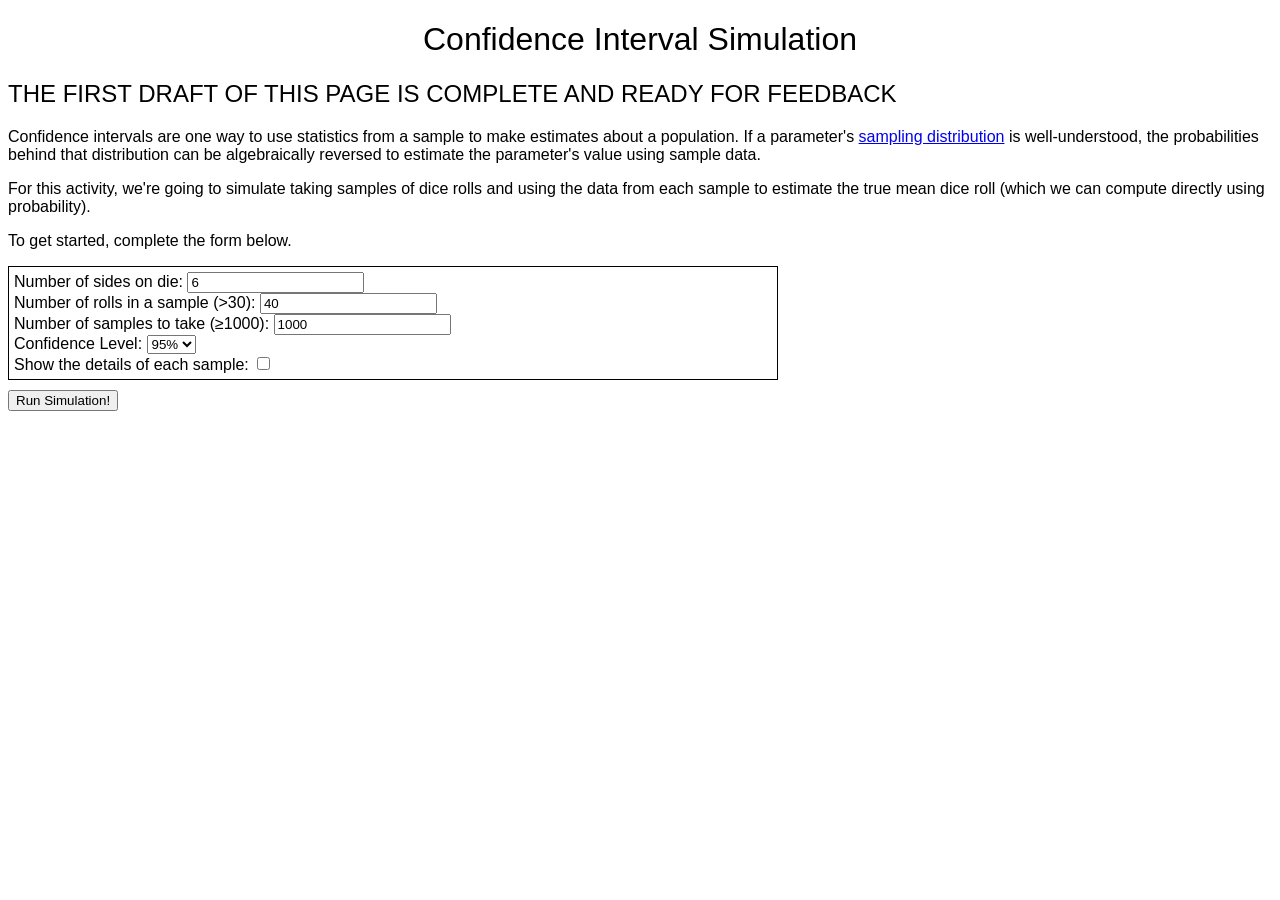
<file: index.html>
<!doctype html>

<html>

<head>
    <meta charset="utf-8">

    <title>Confidence Interval Simulation</title>

    <!-- Load external CSS styles -->

    <link rel="stylesheet" href="styles.css">
    <script src="https://cdn.plot.ly/plotly-latest.min.js"></script>
    <script src="scripts.js"></script>
</head>

<body>



    <h1>Confidence Interval Simulation</h1>
    <h2>THE FIRST DRAFT OF THIS PAGE IS COMPLETE AND READY FOR FEEDBACK</H2>
    <p>Confidence intervals are one way to use
        statistics from a sample to make estimates about a population.
        If a parameter's <a href="https://www.investopedia.com/terms/s/sampling-distribution.asp" target="_blank">sampling distribution</a> is well-understood, the
        probabilities behind that distribution can be algebraically reversed to
        estimate the parameter's value using sample data.</p>
    <p>For this activity, we're going to simulate taking samples of dice rolls
        and using the data from each sample to estimate the true mean dice roll
        (which we can compute directly using probability).</p>
    <p>To get started, complete the form below.


    <form>
        <label for="numsides">Number of sides on die:</label>
        <input type="number" id="numsides" name="numsides" value="6"><br/>
        <label for="samplesize">Number of rolls in a sample (&gt;30):</label>
        <input type="number" id="samplesize" name="samplesize" value="40"><br/>
        <label for="numsamples">Number of samples to take (&geq;1000):</label>
        <input type="number" id="numsamples" name="numsamples" value="1000"><br/>
        <label for="conflevel">Confidence Level:</label>
        <select id="conflevel" name="conflevel">
            <option value="90%">90%</option>
            <option value="95%" selected>95%</option>
            <option value="98%">98%</option>
            <option value="99%">99%</option></select><br />
        <label for="showsamp">Show the details of each sample:</label>
        <input type="checkbox" id="showsamp" name="showsamp">
    </form>
    <button onclick="runSimulation()">Run Simulation!</button><span id="simulupdate"></span>

    <div id="popdesc" style="display: none">
        <h2>Population Parameters</h2>

        <p>Since we understand the probabilities behind dice rolling, we can directly
            calculate the mean and standard deviation of the population of all dice rolls,
            anywhere in the universe, thoughout all time.
        <h4 id="popinfo"></h4>
    </div>

    <div id="distdesc" style="display: none">
        <h2>Sample(s) Statistics</h2>
        <p>Below is a graph of individual dice rolls. These
            are the combined results from all of the samples in your simulation.
 <ol>
                <li>What do you notice about the distribution of rolls?</li>
                <li>What might explain that?</li>
                <li>How is "natural variation" reflected in this graph?</li>
            </ol>
        <div id="rolldist" style="width:100%;max-width:600px"></div>
                   </p>
        <p>We also have a graph of sample means (ie. the mean of each sample) from the simulation. The true population
            mean is marked with a dotted line.
             <ol>
                <li>How does the distribution of sample means compare to the previous graph?</li>
                <li>When looking at the shape of this distribution, what are you reminded of?</li>
                <li>Research the sampling distribution for sample mean. Why do you think the sample means
                    in this graph are clustered around the population mean?</li>
                <li>Based on what you know, how likely is it that you would naturally get a sample with a mean of 1.3?</li>
            </ol>
        <div id="meanhist" style="width:100%;max-width:600px"></div>
                   
        </p>
    </div>

    <div id="confdesc" style="display: none">
        <h2>Confidence Intervals</h2>
        <p>Pick a sample mean on the outer edges of the previous graph and another sample mean closer to the center. Which do you 
		think provides a better estimate of the true population mean, and why?</p>
		<p>In real-world studies we don't know the population mean, and we usually only have one sample to reference (instead 
		of thousands). Put yourself in that position: you only have one of the above samples, and you don't know the population 
		mean. Can you determine</p>
            <ol>
                <li> How close you are to the population mean?
                <li> How representative your sample is of the larger population?
            </ol>
		<p> Confidence intervals provide an estimate for population mean (or other parameter) while accounting for the fact 
		that some samples provide better estimates than others. Using the probabilities of a sampling distribution, they work 
		backwards from a particular sample to estimate the different population means that could have plausibly produced that sample. 
		For example, how many samples in the above graph had a mean of 1.3? We can turn that reasoning around: if our dice rolling 
		produced a sample with a mean of 1.3, could the population mean plausibly be 3.4?</p>
        <p>You can learn how to calculate confidence intervals <a href="https://www.khanacademy.org/math/statistics-probability/confidence-intervals-one-sample" target="_blank">here</a>, though most people <a href="https://www.calculator.net/confidence-interval-calculator.html" target="_blank">use technology</a> to find the interval itself. 
		Any value in a sample's confidence interval is an equally plausible estimate for the population mean. We hope
		that the true population mean is in the interval (ie. we have a representative sample), but there's really no way of knowing.</p>
		<p>We control this uncertainty by attaching a "confidence level" to the estimate. Most studies use 95% or 99% confidence 
		(or the equivalent), but any confidence level is technically possible. To understand how confidence works, let's look at the 
		samples you generated</p>
		<p>You generated <span id="sizeinfo"></span> dice rolling samples. For each sample, we constructed a <span id="confinfo"></span> 
		confidence interval, and checked to see if it contained &mu;=<span id="muinfo"></span>. You can scroll through the results below.</p>
        <textarea id="resultbox" rows="10" cols="73"></textarea>
		
		<p>All in all, <span id="intinfo"></span> samples resulted in a confidence interval that contained &mu;. Feel free To
		scroll up and repeat this experiment multiple times for different sample sizes, number of samples and confidence levels.</p>
		<ol>
		<li>In your experiments, how did confidence affect the proportion of samples resulting in an interval containing &mu;?
		<li>How does confidence account for the fact that some samples are more representative than others?
		<li>Outside of generating thousands of samples, do we have a way of knowing how representative a single sample is?
		</ol>
	        <h2>Is higher confidence better?</h2>
        <p>The natural temptation is to go to 99% or higher confidence, but that comes with tradeoffs. Click the button
            to run one more sample.</p>
        <button onclick="singleSample()">One more sample</button><br />
    </div>


    <div id="confexperiment" style="display:none">
        <textarea id="confexsample" rows="5" cols="73"></textarea>
        <p>Let's look at a 90%, 95%, 98% and 99% confidence interval for this sample.</p>
        <div id="confgraph" style="width:100%;max-width:600px"></div>
        <p>The graph above shows you both the sample mean and the population mean. A confidence interval is "built" around a
            sample's mean, and you want an interval that includes the population mean. If you click the "One more sample" button
            several times, you may get a sample whose 90% confidence interval doesn't contain the population mean. This is the benefit
            of higher confidence.</p>
		<p>However, higher confidence comes at a price. Compare the 99% interval to the 90% interval. Which one tells you more about where the population mean is?</p>
		<p>In science class, you may have learned about accuracy vs precision. Higher confidence provides more accuracy, but at the expense of precision. 
        <h2>The best of both worlds</h2>
        <p>It is possible to get both a high level of confidence and high level of precision, but you need a
            sufficiently large sample. You can experiment using the form below:
        <form>
            <label for="intwidth">Desired Interval Width:</label>
            <input type="number" id="intwidth" name="intwidth" value=".5"><br/>
            <label for="desiredconf">Desired Confidence Level:</label>
            <select id="desiredconf" name="desiredconf">
            <option value="90%">90%</option>
            <option value="95%" selected>95%</option>
            <option value="98%">98%</option>
            <option value="99%">99%</option></select><br />
        </form>
        <button onclick="getSampleSize()">Calculate Sample Size</button>
        </p>
    </div>
    <div id="widthexperiment" style="display:none">
        <h4 id="neededsamplesize"></h4>
        <p>To demonstrate this, we'll generate a sample of this size and produce a confidence interval from it.</p>
        <textarea id="widthsampleoutput" rows="5" cols="73"></textarea><br/>
        <div id="sizegraph" style="width:100%;max-width:600px"></div>
        <p>If you look at the interval's bounds, you'll find they are approximately the width you requested. Researchers
            use information like this in the planning phases of their research to determine how large a sample they
            need.
        </p>
    </div>
    <div id="guessmeanintro" style="display:none">
        <h2>Guess the population mean!</h2>
        <p>Let's put this knowledge to use. Press this button to generate a sample from an unknown population.</p>
        <button onclick="generateUnknownSample()">One more sample(really)</button></br>
    </div>
    <div id="guessmeanguess" style="display:none">
        <textarea id="unknownsampleoutput" rows="9" cols="73"></textarea><br/>
        <p>Using the sample mean and standard deviation, guess the population mean! Provide an interval (low and high number)
            that you believe contains the population mean. Intervals that are too wide will be rejected, even if they contain &mu;.</p>
        <form>
            <label for="lowguess">The population mean is more than&nbsp;</label>
            <input type="number" id="lowguess" name="lowguess" style= "width: 5em;" />
            <label for="highguess">&nbsp;and less than &nbsp;</label>
            <input type="number" id="highguess" name="highguess" style= "width: 5em;" /><br />
        </form>
        <button onclick="checkGuess()">Check my guess!</button><br />
	<div id="guessGetMuBtn" style="display:none"><button onclick="showMean()">Give up and see mu</button><br/></div>
        <h4 id="guessresult"></h4>
    </div>
        

        



</body>

</html>
</file>
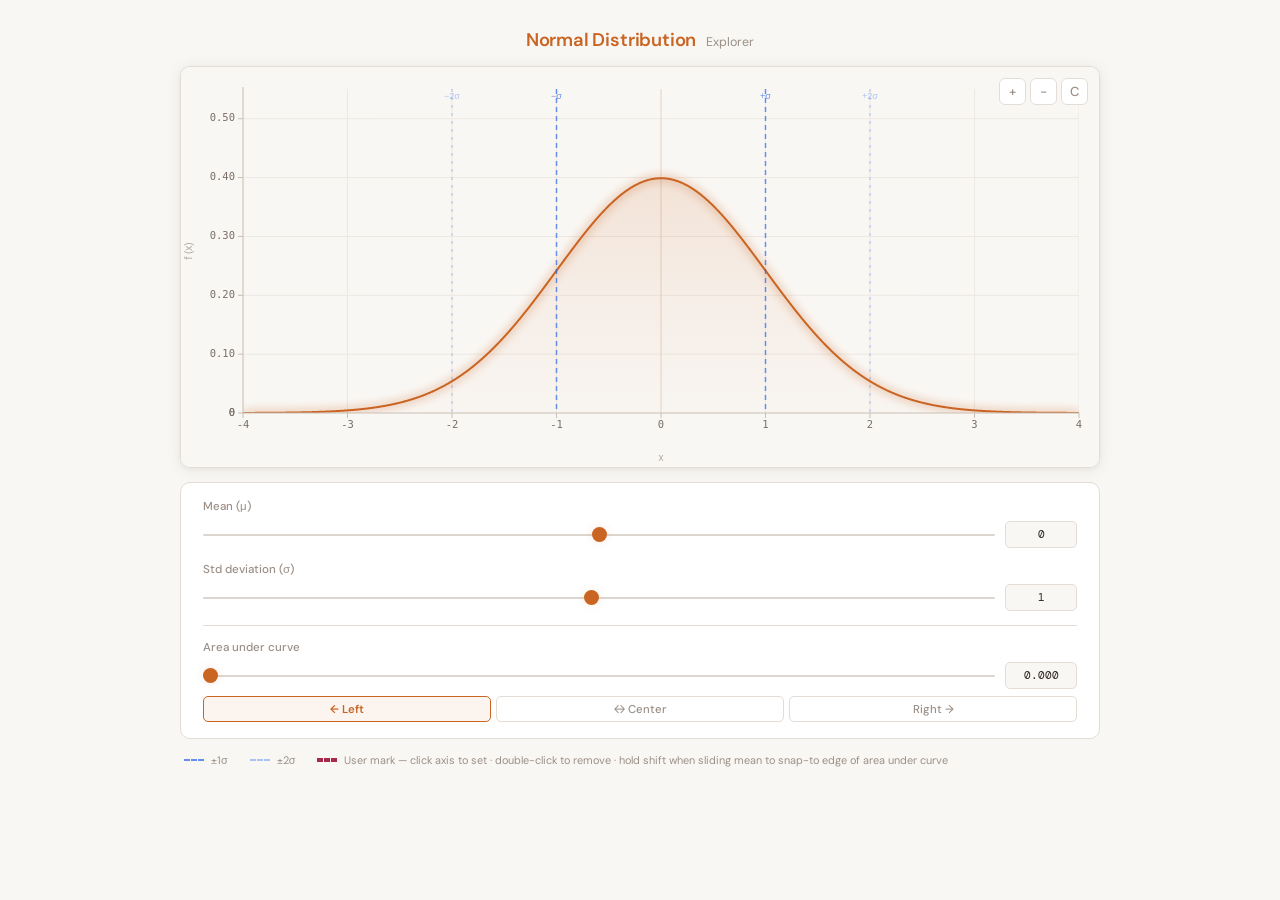
<file: normal-distribution.html>
<!DOCTYPE html>
<html lang="en">
<head>
<meta charset="UTF-8">
<meta name="viewport" content="width=device-width, initial-scale=1.0">
<title>Normal Distribution Explorer</title>
<link href="https://fonts.googleapis.com/css2?family=DM+Mono:wght@400&family=DM+Sans:ital,wght@0,400;0,500;0,600;1,400&display=swap" rel="stylesheet">
<style>
* { box-sizing: border-box; margin: 0; padding: 0; }

:root {
  --bg:      #f9f7f4;
  --panel:   #ffffff;
  --border:  #e3ddd6;
  --text:    #2d2520;
  --dim:     #9b8f86;
  --accent:  #c96422;
  --glow:    rgba(201,100,34,0.15);
  --blue:    #2563eb;
  --blue-bg: rgba(37,99,235,0.08);
  --mark:    #a8294a;
}

body {
  background: var(--bg);
  color: var(--text);
  font-family: 'DM Sans', sans-serif;
  min-height: 100vh;
  display: flex;
  flex-direction: column;
  align-items: center;
  padding: 28px 16px 36px;
  gap: 14px;
}

header {
  display: flex;
  align-items: baseline;
  gap: 10px;
}
.title {
  font-size: 1.15rem;
  font-weight: 600;
  color: var(--accent);
  letter-spacing: -0.01em;
}
.subtitle {
  font-size: 0.78rem;
  color: var(--dim);
  font-weight: 400;
}

/* ── Plot ─────────────────────────────────────────── */
.plot-wrap {
  position: relative;
  width: 100%;
  max-width: 920px;
  background: var(--panel);
  border: 1px solid var(--border);
  border-radius: 10px;
  overflow: hidden;
  box-shadow: 0 2px 16px rgba(0,0,0,0.07), 0 1px 4px rgba(0,0,0,0.04);
}

#canvas {
  display: block;
  width: 100%;
  height: 400px;
  cursor: grab;
  user-select: none;
  -webkit-user-select: none;
}
#canvas.grabbing { cursor: grabbing; }

.btn-group {
  position: absolute;
  top: 11px;
  right: 11px;
  display: flex;
  gap: 4px;
  z-index: 10;
}
.ico {
  width: 27px; height: 27px;
  border: 1px solid var(--border);
  border-radius: 6px;
  background: rgba(255,255,255,0.92);
  color: var(--dim);
  font-family: 'DM Sans', sans-serif;
  font-size: 13px;
  font-weight: 500;
  cursor: pointer;
  display: flex;
  align-items: center;
  justify-content: center;
  transition: color .15s, border-color .15s, background .15s;
  backdrop-filter: blur(6px);
}
.ico:hover {
  color: var(--accent);
  border-color: var(--accent);
  background: rgba(201,100,34,0.07);
}

/* ── Controls ─────────────────────────────────────── */
.controls {
  width: 100%;
  max-width: 920px;
  background: var(--panel);
  border: 1px solid var(--border);
  border-radius: 10px;
  padding: 16px 22px;
  display: flex;
  flex-direction: column;
  gap: 14px;
}
.ctrl.full {
  border-top: 1px solid var(--border);
  padding-top: 14px;
}

.ctrl { display: flex; flex-direction: column; gap: 7px; }
.ctrl-label {
  font-size: 0.72rem;
  font-weight: 500;
  color: var(--dim);
}
.ctrl-row {
  display: flex;
  align-items: center;
  gap: 10px;
}

/* Orange sliders (mean, sigma) */
input[type="range"].sl-orange {
  flex: 1;
  -webkit-appearance: none;
  appearance: none;
  height: 2px;
  background: #ddd6ce;
  border-radius: 2px;
  outline: none;
  cursor: pointer;
}
input[type="range"].sl-orange::-webkit-slider-thumb {
  -webkit-appearance: none;
  width: 15px; height: 15px;
  border-radius: 50%;
  background: var(--accent);
  box-shadow: 0 0 8px var(--glow);
  cursor: pointer;
  transition: transform .12s;
}
input[type="range"].sl-orange:active::-webkit-slider-thumb { transform: scale(1.25); }
input[type="range"].sl-orange::-moz-range-thumb {
  width: 15px; height: 15px;
  border-radius: 50%;
  background: var(--accent);
  border: none;
  cursor: pointer;
}

/* Blue slider (area) */
input[type="range"].sl-blue {
  flex: 1;
  -webkit-appearance: none;
  appearance: none;
  height: 2px;
  background: #ddd6ce;
  border-radius: 2px;
  outline: none;
  cursor: pointer;
}
input[type="range"].sl-blue::-webkit-slider-thumb {
  -webkit-appearance: none;
  width: 15px; height: 15px;
  border-radius: 50%;
  background: var(--blue);
  box-shadow: 0 0 8px rgba(37,99,235,0.22);
  cursor: pointer;
  transition: transform .12s;
}
input[type="range"].sl-blue:active::-webkit-slider-thumb { transform: scale(1.25); }
input[type="range"].sl-blue::-moz-range-thumb {
  width: 15px; height: 15px;
  border-radius: 50%;
  background: var(--blue);
  border: none;
  cursor: pointer;
}

.num {
  width: 72px;
  background: var(--bg);
  border: 1px solid var(--border);
  border-radius: 5px;
  color: var(--text);
  font-family: 'DM Mono', monospace;
  font-size: 0.71rem;
  padding: 5px 7px;
  text-align: center;
  outline: none;
  transition: border-color .15s;
}
.num:focus { border-color: var(--accent); }
.num.num-blue:focus { border-color: var(--blue); }
.num::-webkit-outer-spin-button,
.num::-webkit-inner-spin-button { -webkit-appearance: none; }
.num[type="number"] { -moz-appearance: textfield; }

/* Area direction buttons */
.area-btns {
  display: flex;
  gap: 5px;
}
.area-btn {
  flex: 1;
  height: 26px;
  border: 1px solid var(--border);
  border-radius: 5px;
  background: transparent;
  color: var(--dim);
  font-family: 'DM Sans', sans-serif;
  font-size: 0.71rem;
  font-weight: 500;
  cursor: pointer;
  transition: color .15s, border-color .15s, background .15s;
}
.area-btn:hover {
  color: var(--accent);
  border-color: var(--accent);
  background: rgba(201,100,34,0.07);
}
.area-btn.active {
  color: var(--accent);
  border-color: var(--accent);
  background: rgba(201,100,34,0.07);
  font-weight: 600;
}

/* ── Legend ───────────────────────────────────────── */
.legend {
  width: 100%;
  max-width: 920px;
  display: flex;
  gap: 22px;
  flex-wrap: wrap;
  padding: 0 4px;
  align-items: center;
}
.leg { display: flex; align-items: center; gap: 7px; }
.leg-line {
  width: 20px; height: 0;
  border-bottom: 2px dashed;
}
.leg-line.s1 { border-color: rgba(37,99,235,0.70); }
.leg-line.s2 { border-color: rgba(37,99,235,0.36); }
.leg-line.mk { border-color: #a8294a; border-width: 2.5px; border-style: dashed; }
.leg span { font-size: 0.68rem; color: var(--dim); }
</style>
</head>
<body>

<header>
  <div class="title">Normal Distribution</div>
  <div class="subtitle">Explorer</div>
</header>

<div class="plot-wrap">
  <canvas id="canvas"></canvas>
  <div class="btn-group">
    <button class="ico" id="btnPlus"  title="Zoom in">+</button>
    <button class="ico" id="btnMinus" title="Zoom out">−</button>
    <button class="ico" id="btnC"     title="Center view">C</button>
  </div>
</div>

<div class="controls">
  <div class="ctrl">
    <div class="ctrl-label">Mean (μ)</div>
    <div class="ctrl-row">
      <input type="range"  class="sl-orange" id="slMean"  min="0" max="100" value="50">
      <input type="number" id="inMean"  class="num" value="0"  step="any">
    </div>
  </div>
  <div class="ctrl">
    <div class="ctrl-label">Std deviation (σ)</div>
    <div class="ctrl-row">
      <input type="range"  class="sl-orange" id="slSigma" min="0" max="100" value="50">
      <input type="number" id="inSigma" class="num" value="1" step="any" min="0.0001">
    </div>
  </div>
  <div class="ctrl full">
    <div class="ctrl-label">Area under curve</div>
    <div class="ctrl-row">
      <input type="range"  class="sl-orange" id="slArea"  min="0" max="1000" value="0">
      <input type="number" id="inArea"  class="num" value="0.000" step="0.001" min="0" max="1">
    </div>
    <div class="area-btns">
      <button class="area-btn active" id="btnLeft"   title="From the left">&#8592; Left</button>
      <button class="area-btn"        id="btnCenter" title="From the center">&#8596; Center</button>
      <button class="area-btn"        id="btnRight"  title="From the right">Right &#8594;</button>
    </div>
  </div>
</div>

<div class="legend">
  <div class="leg"><div class="leg-line s1"></div><span>±1σ</span></div>
  <div class="leg"><div class="leg-line s2"></div><span>±2σ</span></div>
  <div class="leg"><div class="leg-line mk"></div><span>User mark — click axis to set · double-click to remove · hold shift when sliding mean to snap-to edge of area under curve</span></div>
</div>

<script>
'use strict';

// ─── Elements ────────────────────────────────────────────────────────
const canvas    = document.getElementById('canvas');
const ctx       = canvas.getContext('2d');
const slMean    = document.getElementById('slMean');
const slSigma   = document.getElementById('slSigma');
const slArea    = document.getElementById('slArea');
const inMean    = document.getElementById('inMean');
const inSigma   = document.getElementById('inSigma');
const inArea    = document.getElementById('inArea');
const btnLeft   = document.getElementById('btnLeft');
const btnCenter = document.getElementById('btnCenter');
const btnRight  = document.getElementById('btnRight');

// ─── State ───────────────────────────────────────────────────────────
let mean     = 0;
let sigma    = 1;
let viewXMin = -4;
let viewXMax =  4;
let yMax     = 0.54;
let mark     = null;
let areaFrac = 0;        // 0–1
let areaMode = 'left';   // 'left' | 'center' | 'right'

let rawMean  = 50;
let rawSigma = 50;
let mMin, mMax, sMin, sMax;

let W = 0, H = 0;
const DPR = () => window.devicePixelRatio || 1;

const PL = 62, PR = 20, PT = 22, PB = 54;
const pw = () => W - PL - PR;
const ph = () => H - PT - PB;

// ─── Coordinate helpers ───────────────────────────────────────────────
const wx = x  => PL + (x - viewXMin) / (viewXMax - viewXMin) * pw();
const wy = y  => H - PB - (y / yMax) * ph();
const xw = px => viewXMin + (px - PL) / pw() * (viewXMax - viewXMin);

// ─── Math ─────────────────────────────────────────────────────────────
function pdf(x) {
  return (1 / (sigma * Math.sqrt(2 * Math.PI))) *
         Math.exp(-0.5 * ((x - mean) / sigma) ** 2);
}

// Error function (Abramowitz & Stegun, max error ~1.5e-7)
function erf(x) {
  const sign = x < 0 ? -1 : 1;
  x = Math.abs(x);
  const t = 1 / (1 + 0.3275911 * x);
  const y = 1 - (((((1.061405429*t - 1.453152027)*t) + 1.421413741)*t
                    - 0.284496736)*t + 0.254829592) * t * Math.exp(-x*x);
  return sign * y;
}

// Inverse error function (Winitzki approximation)
function erfinv(x) {
  if (x >=  1) return  Infinity;
  if (x <= -1) return -Infinity;
  const a   = 0.147;
  const ln1 = Math.log(1 - x*x);
  const t1  = 2/(Math.PI*a) + ln1/2;
  const t2  = ln1/a;
  return Math.sign(x) * Math.sqrt(Math.sqrt(t1*t1 - t2) - t1);
}

function icdf(p) {
  p = Math.max(1e-9, Math.min(1-1e-9, p));
  return mean + sigma * Math.SQRT2 * erfinv(2*p - 1);
}

// Boundary x positions for current area selection
function areaBounds() {
  if (areaFrac <= 0) return null;
  const f = Math.min(areaFrac, 1 - 1e-9);
  if (areaMode === 'left') {
    return { lo: -Infinity, hi: icdf(f) };
  } else if (areaMode === 'right') {
    return { lo: icdf(1 - f), hi: Infinity };
  } else {
    // symmetric about mean
    const d = sigma * Math.SQRT2 * erfinv(f);
    return { lo: mean - d, hi: mean + d };
  }
}

function niceTicks(lo, hi, n) {
  if (!isFinite(lo)||!isFinite(hi)||hi<=lo||n<=0) return [];
  const rng  = hi - lo;
  const raw  = rng / n;
  const mag  = Math.pow(10, Math.floor(Math.log10(raw)));
  const norm = raw / mag;
  const s    = (norm<1.5?1:norm<3.5?2:norm<7.5?5:10)*mag;
  const st   = Math.ceil(lo/s)*s;
  const out  = [];
  for (let t=st; t<=hi+s*1e-9; t=Math.round((t+s)/s)*s)
    out.push(parseFloat(t.toPrecision(12)));
  return out;
}
function tickStep(ticks) {
  return ticks.length>1 ? Math.abs(ticks[1]-ticks[0]) : 1;
}
function fmtN(v, step) {
  if (v===0) return '0';
  const a = Math.abs(v);
  if (a>=1e5||(a<1e-3&&a>0)) return v.toExponential(1);
  if (!step) return v.toPrecision(4);
  const dp = step<1 ? Math.ceil(-Math.log10(step))+1 : 0;
  return v.toFixed(Math.max(0,Math.min(dp,6)));
}
function fmtBound(v) {
  if (!isFinite(v)) return '';
  return parseFloat(v.toPrecision(5)).toString();
}

// ─── Slider mappings ──────────────────────────────────────────────────
function updateMappings() {
  const vc = (viewXMin + viewXMax) / 2;
  const vw = viewXMax - viewXMin;
  mMin = vc - vw; mMax = vc + vw;
  sMin = Math.max(1e-5, vw*0.005);
  sMax = vw/4;
  if (sMax <= sMin) sMax = sMin*10;
}
const clamp       = (v,lo,hi) => v<lo?lo:v>hi?hi:v;
const meanFromRaw  = r => mMin + (r/100)*(mMax-mMin);
const rawFromMean  = m => clamp((m-mMin)/(mMax-mMin)*100, 0, 100);
const sigmaFromRaw = r => sMin + (r/100)*(sMax-sMin);
const rawFromSigma = s => clamp((s-sMin)/(sMax-sMin)*100, 0, 100);

// ─── Drawing ──────────────────────────────────────────────────────────
function draw() {
  const d = DPR();
  ctx.clearRect(0, 0, canvas.width, canvas.height);
  ctx.save();
  ctx.scale(d, d);

  // Background
  ctx.fillStyle = '#f9f7f4';
  ctx.fillRect(0, 0, W, H);

  // Clip to plot area
  ctx.save();
  ctx.beginPath();
  ctx.rect(PL, PT, pw(), ph());
  ctx.clip();

  // Grid
  const xTicks = niceTicks(viewXMin, viewXMax, 8);
  const yTicks = niceTicks(0, yMax, 5);
  ctx.lineWidth = 1;
  ctx.strokeStyle = '#ede8e2';
  for (const t of xTicks) {
    const cx = wx(t);
    ctx.beginPath(); ctx.moveTo(cx,PT); ctx.lineTo(cx,H-PB); ctx.stroke();
  }
  for (const t of yTicks) {
    if (t<=0) continue;
    const cy = wy(t);
    ctx.beginPath(); ctx.moveTo(PL,cy); ctx.lineTo(W-PR,cy); ctx.stroke();
  }

  // ── Area highlight fill ────────────────────────────────────────────
  const bounds = areaBounds();
  if (bounds) {
    const extra = viewXMax - viewXMin;
    const fillLo = isFinite(bounds.lo) ? bounds.lo : viewXMin - extra;
    const fillHi = isFinite(bounds.hi) ? bounds.hi : viewXMax + extra;
    const clampLo = Math.max(fillLo, viewXMin - extra);
    const clampHi = Math.min(fillHi, viewXMax + extra);

    const NPA = Math.max(600, pw()*2) | 0;
    const dxa = (clampHi - clampLo) / NPA;

    ctx.beginPath();
    ctx.moveTo(wx(clampLo), wy(0));
    for (let i=0; i<=NPA; i++) {
      const x = clampLo + i*dxa;
      ctx.lineTo(wx(x), wy(pdf(x)));
    }
    ctx.lineTo(wx(clampHi), wy(0));
    ctx.closePath();
    ctx.fillStyle = 'rgba(201,100,34,0.18)';
    ctx.fill();
  }

  // ── Normal curve fill ──────────────────────────────────────────────
  const vw = viewXMax - viewXMin;
  const NP = Math.max(500, pw()*2) | 0;
  const dx = vw / NP;

  ctx.beginPath();
  ctx.moveTo(wx(viewXMin), wy(0));
  for (let i=0; i<=NP; i++) {
    const x = viewXMin + i*dx;
    ctx.lineTo(wx(x), wy(pdf(x)));
  }
  ctx.lineTo(wx(viewXMax), wy(0));
  ctx.closePath();

  const grd = ctx.createLinearGradient(0, PT, 0, H-PB);
  grd.addColorStop(0,   'rgba(201,100,34,0.20)');
  grd.addColorStop(0.6, 'rgba(201,100,34,0.07)');
  grd.addColorStop(1,   'rgba(201,100,34,0.01)');
  ctx.fillStyle = grd;
  ctx.fill();

  // ── Curve stroke ───────────────────────────────────────────────────
  ctx.beginPath();
  for (let i=0; i<=NP; i++) {
    const x = viewXMin + i*dx;
    const y = wy(pdf(x));
    i===0 ? ctx.moveTo(wx(x),y) : ctx.lineTo(wx(x),y);
  }
  ctx.strokeStyle = '#c96422';
  ctx.lineWidth = 2;
  ctx.shadowColor = '#c96422';
  ctx.shadowBlur  = 10;
  ctx.stroke();
  ctx.shadowBlur = 0;

  // ── σ dashed lines ─────────────────────────────────────────────────
  const sigLines = [
    { x: mean-sigma,   color:'rgba(37,99,235,0.68)', dash:[5,4], lw:1.5, lbl:'−σ'  },
    { x: mean+sigma,   color:'rgba(37,99,235,0.68)', dash:[5,4], lw:1.5, lbl:'+σ'  },
    { x: mean-2*sigma, color:'rgba(37,99,235,0.35)', dash:[3,5], lw:1.0, lbl:'−2σ' },
    { x: mean+2*sigma, color:'rgba(37,99,235,0.35)', dash:[3,5], lw:1.0, lbl:'+2σ' },
  ];
  for (const sl of sigLines) {
    const cx = wx(sl.x);
    ctx.setLineDash(sl.dash);
    ctx.beginPath(); ctx.moveTo(cx,PT); ctx.lineTo(cx,H-PB);
    ctx.strokeStyle = sl.color;
    ctx.lineWidth = sl.lw;
    ctx.stroke();
    ctx.setLineDash([]);
    ctx.font = '9px DM Sans, sans-serif';
    ctx.fillStyle = sl.color;
    ctx.textAlign = 'center';
    ctx.textBaseline = 'top';
    ctx.fillText(sl.lbl, cx, PT+3);
  }
  ctx.setLineDash([]);

  // ── Mean line (subtle) ─────────────────────────────────────────────
  const mCx = wx(mean);
  ctx.beginPath(); ctx.moveTo(mCx,PT); ctx.lineTo(mCx,H-PB);
  ctx.strokeStyle = 'rgba(201,100,34,0.16)';
  ctx.lineWidth = 1;
  ctx.stroke();

  // ── Area boundary lines ────────────────────────────────────────────
  if (bounds) {
    const drawBound = bx => {
      if (!isFinite(bx)) return;
      const cx = wx(bx);
      ctx.setLineDash([6,4]);
      ctx.beginPath(); ctx.moveTo(cx,PT); ctx.lineTo(cx,H-PB);
      ctx.strokeStyle = 'rgba(201,100,34,0.90)';
      ctx.lineWidth = 1.8;
      ctx.shadowColor = 'rgba(201,100,34,0.35)';
      ctx.shadowBlur  = 8;
      ctx.stroke();
      ctx.shadowBlur = 0;
      ctx.setLineDash([]);
    };
    drawBound(bounds.lo);
    drawBound(bounds.hi);
  }

  // ── User mark line ─────────────────────────────────────────────────
  if (mark !== null) {
    const mx = wx(mark);
    ctx.setLineDash([8,5]);
    ctx.beginPath(); ctx.moveTo(mx,PT); ctx.lineTo(mx,H-PB);
    ctx.strokeStyle = '#a8294a';
    ctx.lineWidth = 2.2;
    ctx.shadowColor = '#a8294a';
    ctx.shadowBlur  = 10;
    ctx.stroke();
    ctx.shadowBlur = 0;
    ctx.setLineDash([]);
    const onRight = mx < PL + pw()*0.6;
    ctx.font = '10px DM Mono, monospace';
    ctx.fillStyle = '#a8294a';
    ctx.textAlign = onRight ? 'left' : 'right';
    ctx.textBaseline = 'top';
    ctx.fillText(mark.toFixed(4), mx + (onRight?5:-5), PT+3);
  }

  ctx.restore(); // end clip

  // ── Axes ───────────────────────────────────────────────────────────
  ctx.strokeStyle = '#c9bfb5';
  ctx.lineWidth = 1;
  ctx.beginPath(); ctx.moveTo(PL,H-PB); ctx.lineTo(W-PR,H-PB); ctx.stroke();
  ctx.beginPath(); ctx.moveTo(PL,PT-2); ctx.lineTo(PL,H-PB+1); ctx.stroke();

  // ── X tick labels ──────────────────────────────────────────────────
  const xStep = tickStep(xTicks);
  ctx.fillStyle = '#7a6e66';
  ctx.strokeStyle = '#c9bfb5';
  ctx.lineWidth = 1;
  ctx.font = '10.5px DM Mono, monospace';
  ctx.textAlign = 'center';
  ctx.textBaseline = 'top';
  for (const t of xTicks) {
    const cx = wx(t);
    if (cx < PL-1 || cx > W-PR+1) continue;
    ctx.beginPath(); ctx.moveTo(cx,H-PB); ctx.lineTo(cx,H-PB+5); ctx.stroke();
    ctx.fillText(fmtN(t,xStep), cx, H-PB+7);
  }

  // ── Y tick labels ──────────────────────────────────────────────────
  const yStep = tickStep(yTicks);
  ctx.textAlign = 'right';
  ctx.textBaseline = 'middle';
  for (const t of yTicks) {
    if (t<0) continue;
    const cy = wy(t);
    if (cy<PT-1||cy>H-PB+1) continue;
    ctx.beginPath(); ctx.moveTo(PL,cy); ctx.lineTo(PL-5,cy); ctx.stroke();
    ctx.fillText(fmtN(t,yStep), PL-8, cy);
  }
  ctx.fillText('0', PL-8, H-PB);

  // ── Axis labels ────────────────────────────────────────────────────
  ctx.fillStyle = '#b0a49c';
  ctx.font = '10px DM Sans, sans-serif';
  ctx.textAlign = 'center';
  ctx.textBaseline = 'bottom';
  ctx.fillText('x', (PL+W-PR)/2, H-4);
  ctx.save();
  ctx.translate(13, (PT+H-PB)/2);
  ctx.rotate(-Math.PI/2);
  ctx.textAlign = 'center';
  ctx.textBaseline = 'bottom';
  ctx.fillText('f (x)', 0, 0);
  ctx.restore();

  // ── Area boundary x-axis labels (drawn at top of plot) ────────────
  if (bounds) {
    ctx.strokeStyle = 'rgba(201,100,34,0.65)';
    ctx.lineWidth = 1;
    ctx.font = '10px DM Mono, monospace';
    ctx.textBaseline = 'top';
    const drawBoundLabel = bx => {
      if (!isFinite(bx)) return;
      const cx = wx(bx);
      if (cx < PL-2 || cx > W-PR+2) return;
      ctx.fillStyle = '#c96422';
      const onRight = cx < PL + pw()*0.5;
      ctx.textAlign = onRight ? 'left' : 'right';
      ctx.fillText(fmtBound(bx), cx + (onRight?4:-4), PT+2);
    };
    drawBoundLabel(bounds.lo);
    drawBoundLabel(bounds.hi);
  }

  ctx.restore(); // end DPR scale
}

// ─── Resize ───────────────────────────────────────────────────────────
function resize() {
  const r = canvas.getBoundingClientRect();
  W = r.width; H = r.height;
  const d = DPR();
  canvas.width  = Math.round(W*d);
  canvas.height = Math.round(H*d);
  draw();
}
new ResizeObserver(resize).observe(canvas);

// ─── Center view ──────────────────────────────────────────────────────
function centerView() {
  const span = Math.max(sigma*4, 1e-4);
  viewXMin = mean - span;
  viewXMax = mean + span;
  const peak = pdf(mean);
  yMax = (peak>0&&isFinite(peak)) ? peak*1.38 : 0.5;
  updateMappings();
  rawMean  = rawFromMean(mean);
  rawSigma = rawFromSigma(sigma);
  slMean.value  = rawMean;
  slSigma.value = rawSigma;
  inMean.value  = +mean.toFixed(5);
  inSigma.value = +sigma.toFixed(5);
  draw();
}
document.getElementById('btnC').addEventListener('click', centerView);

// ─── Zoom ─────────────────────────────────────────────────────────────
const MIN_VW = 1e-7, MAX_VW = 1e9;
function zoom(factor, pivotSX) {
  const rect = canvas.getBoundingClientRect();
  const pivotCX = pivotSX !== undefined ? (pivotSX - rect.left) : (PL + pw()/2);
  const pivot = xw(pivotCX);
  const scale = 1/factor;
  const nMin = pivot + (viewXMin - pivot)*scale;
  const nMax = pivot + (viewXMax - pivot)*scale;
  const nVW  = nMax - nMin;
  if (nVW<MIN_VW||nVW>MAX_VW) return;
  viewXMin = nMin; viewXMax = nMax;
  updateMappings();
  draw();
}
canvas.addEventListener('wheel', e => {
  e.preventDefault();
  zoom(e.deltaY<0 ? 1.18 : 1/1.18, e.clientX);
}, { passive: false });
document.getElementById('btnPlus').addEventListener('click',  () => zoom(1.5));
document.getElementById('btnMinus').addEventListener('click', () => zoom(1/1.5));

// ─── Pan ──────────────────────────────────────────────────────────────
let panning=false, panX0=0, panVMin0=0, panVMax0=0, dragDist=0;

canvas.addEventListener('mousedown', e => {
  if (e.button!==0) return;
  panning=true; dragDist=0;
  panX0=e.clientX; panVMin0=viewXMin; panVMax0=viewXMax;
  canvas.classList.add('grabbing');
});
window.addEventListener('mousemove', e => {
  if (!panning) return;
  dragDist += Math.abs(e.movementX);
  const worldDx = (e.clientX-panX0)/pw()*(viewXMax-viewXMin);
  viewXMin = panVMin0 - worldDx;
  viewXMax = panVMax0 - worldDx;
  updateMappings(); draw();
});
window.addEventListener('mouseup', () => {
  panning=false;
  canvas.classList.remove('grabbing');
});

let touchX0=0;
canvas.addEventListener('touchstart', e => {
  if (e.touches.length!==1) return;
  e.preventDefault(); dragDist=0;
  touchX0=e.touches[0].clientX;
  panVMin0=viewXMin; panVMax0=viewXMax;
}, { passive:false });
canvas.addEventListener('touchmove', e => {
  if (e.touches.length!==1) return;
  e.preventDefault();
  const worldDx = (e.touches[0].clientX-touchX0)/pw()*(viewXMax-viewXMin);
  viewXMin=panVMin0-worldDx; viewXMax=panVMax0-worldDx;
  updateMappings(); draw();
}, { passive:false });

// ─── Shift key tracking (e.shiftKey unreliable on range input in Firefox) ──
let shiftDown = false;
window.addEventListener('keydown', e => { if (e.key === 'Shift') shiftDown = true; });
window.addEventListener('keyup',   e => { if (e.key === 'Shift') shiftDown = false; });
window.addEventListener('blur',    ()  => { shiftDown = false; });

// ─── Snap-to helpers ──────────────────────────────────────────────────
// Returns the mean value(s) that would place an area boundary on the mark.
function snapTargets() {
  if (mark === null || areaFrac <= 0) return [];
  const f = Math.min(areaFrac, 1 - 1e-9);
  const targets = [];
  if (areaMode === 'left') {
    // boundary = mean + sigma*sqrt2*erfinv(2f-1)
    const offset = sigma * Math.SQRT2 * erfinv(2*f - 1);
    targets.push(mark - offset);
  } else if (areaMode === 'right') {
    // boundary = mean - sigma*sqrt2*erfinv(2f-1)  (erfinv of negative = negative)
    const offset = sigma * Math.SQRT2 * erfinv(2*f - 1);
    targets.push(mark + offset);
  } else {
    // center: boundaries at mean ± d where d = sigma*sqrt2*erfinv(f)
    const d = sigma * Math.SQRT2 * erfinv(f);
    targets.push(mark - d);  // right boundary hits mark
    targets.push(mark + d);  // left  boundary hits mark
  }
  return targets.filter(isFinite);
}

// ─── Mean & sigma sliders ─────────────────────────────────────────────
// Snap threshold: ±8 raw units out of 100 (intentionally wide — shift must be held)
const SNAP_RAW = 8;

slMean.addEventListener('input', e => {
  rawMean = +slMean.value;
  let candidateMean = meanFromRaw(rawMean);

  if (shiftDown && mark !== null && areaFrac > 0) {
    for (const target of snapTargets()) {
      const targetRaw = rawFromMean(target);
      if (Math.abs(rawMean - targetRaw) <= SNAP_RAW) {
        candidateMean = target;
        slMean.value = targetRaw;
        rawMean = targetRaw;
        break;
      }
    }
  }

  mean = candidateMean;
  inMean.value = +mean.toFixed(5);
  draw();
});
slSigma.addEventListener('input', () => {
  rawSigma = +slSigma.value;
  sigma = Math.max(1e-5, sigmaFromRaw(rawSigma));
  inSigma.value = +sigma.toFixed(5);
  draw();
});
inMean.addEventListener('keydown', e => {
  if (e.key!=='Enter') return;
  const v = parseFloat(inMean.value);
  if (isFinite(v)) { mean=v; centerView(); }
});
inSigma.addEventListener('keydown', e => {
  if (e.key!=='Enter') return;
  const v = parseFloat(inSigma.value);
  if (isFinite(v)&&v>0) { sigma=v; centerView(); }
});

// ─── Area slider ──────────────────────────────────────────────────────
slArea.addEventListener('input', () => {
  areaFrac = +slArea.value / 1000;
  inArea.value = areaFrac.toFixed(3);
  draw();
});
inArea.addEventListener('keydown', e => {
  if (e.key!=='Enter') return;
  const v = parseFloat(inArea.value);
  if (isFinite(v)) {
    areaFrac = Math.max(0, Math.min(1, v));
    inArea.value = areaFrac.toFixed(3);
    slArea.value = Math.round(areaFrac*1000);
    draw();
  }
});

// ─── Area mode buttons ────────────────────────────────────────────────
function setAreaMode(mode) {
  areaMode = mode;
  [btnLeft,btnCenter,btnRight].forEach(b => b.classList.remove('active'));
  ({left:btnLeft, center:btnCenter, right:btnRight}[mode]).classList.add('active');
  draw();
}
btnLeft.addEventListener('click',   () => setAreaMode('left'));
btnCenter.addEventListener('click', () => setAreaMode('center'));
btnRight.addEventListener('click',  () => setAreaMode('right'));

// ─── User mark on x-axis ─────────────────────────────────────────────
let clickTimer = null;
canvas.addEventListener('click', e => {
  if (dragDist>5) return;
  const rect = canvas.getBoundingClientRect();
  const py = e.clientY - rect.top;
  const px = e.clientX - rect.left;
  if (Math.abs(py-(H-PB))>24) return;
  if (px<PL||px>W-PR) return;
  const worldX = xw(px);
  if (clickTimer!==null) {
    clearTimeout(clickTimer); clickTimer=null;
    mark=null; draw(); return;
  }
  clickTimer = setTimeout(() => {
    clickTimer=null; mark=worldX; draw();
  }, 260);
});
canvas.addEventListener('dblclick', e => {
  const rect = canvas.getBoundingClientRect();
  if (Math.abs(e.clientY-rect.top-(H-PB))>24) return;
  if (clickTimer!==null) { clearTimeout(clickTimer); clickTimer=null; }
  mark=null; draw();
});

// ─── Init ─────────────────────────────────────────────────────────────
(function init() {
  updateMappings();
  yMax     = pdf(mean)*1.38;
  rawMean  = rawFromMean(mean);
  rawSigma = rawFromSigma(sigma);
  slMean.value  = rawMean;
  slSigma.value = rawSigma;
  inMean.value  = mean;
  inSigma.value = sigma;
  inArea.value  = '0.000';
})();
</script>
</body>
</html>
</file>
<file: styles.css>
/* Place your CSS styles in this file */

p, form, button, h1, h2, h3, h4, ul, ol {
    font-family: "Roboto", sans-serif;
    font-weight: normal;
}

h1 {
    text-align: center;
}
form {
    font-family: "Roboto", sans-serif;
    font-weight: normal;
    width: 60%;
    margin-bottom: 10px;
    position: relative;
    text-align: left;
    border-style: solid;
    border-width: 1px;
    padding: 5px;
}
</file>
